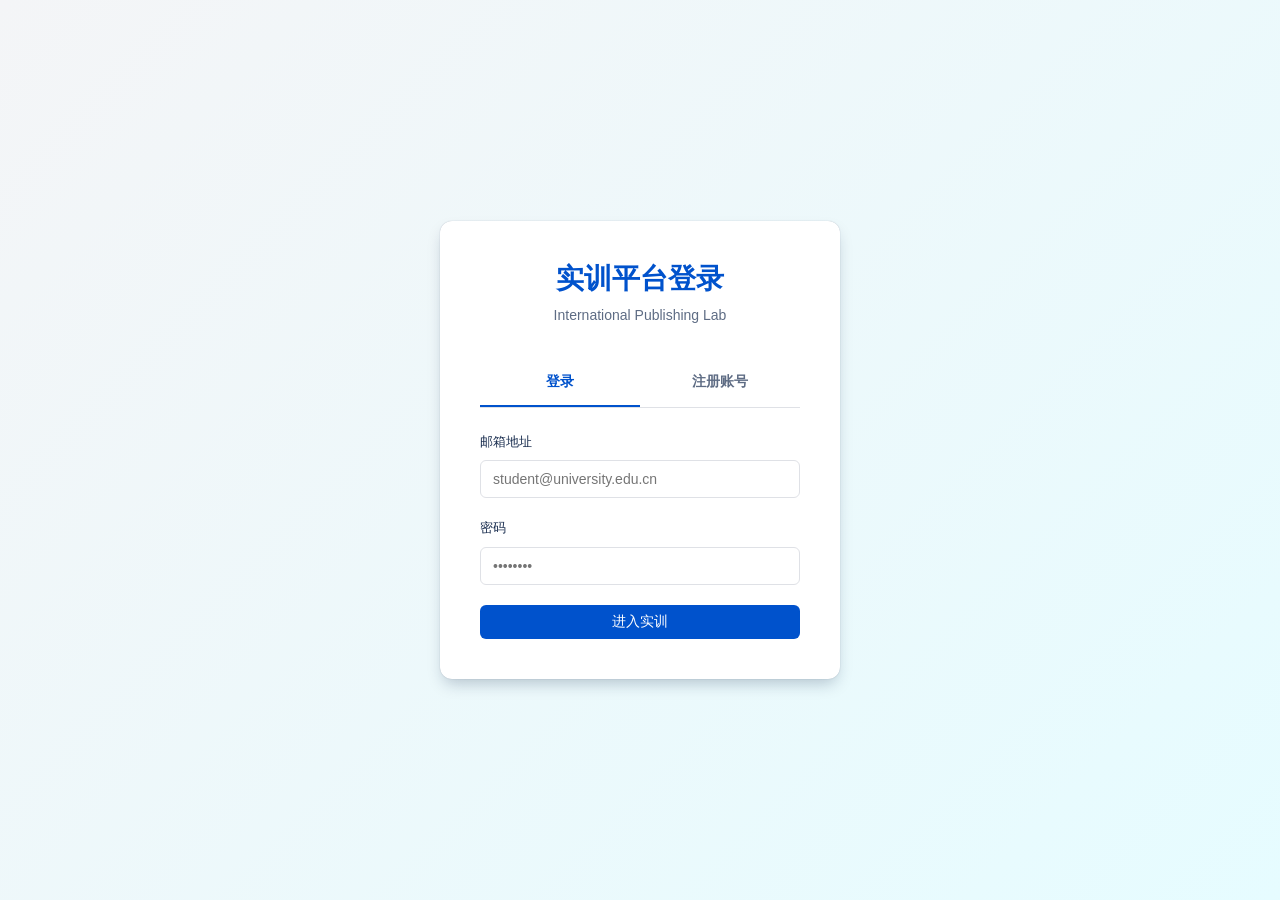
<file: index.html>
<!DOCTYPE html>
<html lang="zh-CN">
<head>
  <meta charset="UTF-8" />
  <meta name="viewport" content="width=device-width, initial-scale=1.0" />
  <title>高校国际出版流程模拟实训平台</title>
  <link rel="stylesheet" href="styles.css" />
</head>
<body class="page" data-step="index">
  <header class="topbar">
    <div class="brand">
      <small>International Publishing Lab</small>
      <strong>高校国际出版流程模拟实训平台</strong>
    </div>
    <nav>
      <a class="nav-link" data-nav="index" href="index.html">概览</a>
      <a class="nav-link" href="admin.html" style="color: #0052cc; font-weight: bold;">教师后台</a>
    </nav>
  </header>

  <main class="hero fade-in">
    <section class="hero-card">
      <h1>国际图书出版流程模拟实训</h1>
      <p>
        平台提供 9 个步骤页面与 AI 工具辅助，帮助完成完整中译英图书国际出版项目实训。
      </p>
      <div class="meta">
        <span class="tag">S1-S9 全流程</span>
        <span class="tag">AI01-AI05 工具集</span>
        <span class="tag">交付物汇总导出</span>
      </div>
      <div style="margin-top: 24px; display: flex; gap: 12px; flex-wrap: wrap;">
        <a class="button" href="s1.html">开始实训</a>
        <button class="button secondary" data-export>导出材料包</button>
      </div>
    </section>
    <aside class="hero-panel stagger">
      <div class="stat">
        <strong>9</strong>
        <span>训练步骤，覆盖项目全周期</span>
      </div>
      <div class="stat">
        <strong>5</strong>
        <span>AI 工具模块，支撑关键决策</span>
      </div>
      <div class="stat">
        <strong>58</strong>
        <span>知识点，流程一目了然</span>
      </div>
    </aside>
  </main>

  <section class="section fade-in">
    <h2>训练步骤导航</h2>
    <p> </p>
    <div class="grid">
      <a class="step-card" href="s1.html">
        <strong>S1 选题分析</strong>
        <span>学术价值与国际市场定位评估。</span>
      </a>
      <a class="step-card" href="s2.html">
        <strong>S2 版权沟通</strong>
        <span>授权需求、沟通策略与成本核算。</span>
      </a>
      <a class="step-card" href="s3.html">
        <strong>S3 样章翻译</strong>
        <span>双语样章交付与语言风格试验。</span>
      </a>
      <a class="step-card" href="s4.html">
        <strong>S4 术语与风格规范</strong>
        <span>统一译名、体例与格式标准。</span>
      </a>
      <a class="step-card" href="s5.html">
        <strong>S5 翻译计划制定</strong>
        <span>进度、分工与风险管理计划。</span>
      </a>
      <a class="step-card" href="s6.html">
        <strong>S6 语言润色</strong>
        <span>学术表达与国际化语感提升。</span>
      </a>
      <a class="step-card" href="s7.html">
        <strong>S7 审校机制设计</strong>
        <span>审校流程、责任与标准定义。</span>
      </a>
      <a class="step-card" href="s8.html">
        <strong>S8 投稿材料准备</strong>
        <span>摘要、作者信息与推荐语整合。</span>
      </a>
      <a class="step-card" href="s9.html">
        <strong>S9 模拟投稿</strong>
        <span>提交路径、反馈记录与总结。</span>
      </a>
    </div>
  </section>

  <section class="section fade-in">
    <h2>知识库总览</h2>
    <p>按步骤查看任务对应的知识点与说明。</p>
    <div class="kb-board" data-knowledge-board></div>
  </section>

  <section class="section fade-in">
    <h2>AI 使用记录</h2>
    <p>日志用于过程追溯与教学评估。</p>
    <div class="log-box" data-ai-log></div>
  </section>

  <footer class="footer">
    Demo 版用于高校国际出版项目实训与过程复盘。
  </footer>

  <script src="knowledge-base.js"></script>
  <script src="app.js"></script>
</body>
</html>
</file>
<file: styles.css>
:root {
  /* Colors */
  --primary: #0052cc;
  --primary-hover: #0747a6;
  --secondary: #6554c0;
  --accent: #00b8d9;
  --accent-2: #36b37e;
  
  --text-main: #172b4d;
  --text-muted: #5e6c84;
  --text-light: #97a0af;
  
  --bg-page: #f4f5f7;
  --bg-panel: #ffffff;
  --bg-subtle: #fafbfc;
  
  --line: #dfe1e6;
  --line-light: #ebecf0;
  
  --shadow-sm: 0 1px 2px rgba(9, 30, 66, 0.25);
  --shadow-md: 0 4px 8px -2px rgba(9, 30, 66, 0.25), 0 0 1px rgba(9, 30, 66, 0.31);
  --shadow-lg: 0 8px 16px -4px rgba(9, 30, 66, 0.25), 0 0 1px rgba(9, 30, 66, 0.31);
  
  /* Spacing */
  --radius: 6px;
  --radius-lg: 12px;
}

/* Reset & Base */
* {
  box-sizing: border-box;
  margin: 0;
  padding: 0;
}

body {
  font-family: -apple-system, BlinkMacSystemFont, "Segoe UI", Roboto, Oxygen, Ubuntu, Cantarell, "Fira Sans", "Droid Sans", "Helvetica Neue", sans-serif;
  background: var(--bg-page);
  color: var(--text-main);
  line-height: 1.6;
  font-size: 14px;
  display: flex;
  flex-direction: column;
  min-height: 100vh;
}

/* Typography */
h1, h2, h3, h4, h5, h6 {
  color: var(--text-main);
  margin-bottom: 1rem;
  font-weight: 600;
  line-height: 1.25;
}

p {
  margin-bottom: 1rem;
  color: var(--text-muted);
}

a {
  color: var(--primary);
  text-decoration: none;
}

a:hover {
  text-decoration: underline;
}

ul, ol {
  padding-left: 1.5rem;
  margin-bottom: 1rem;
  color: var(--text-muted);
}

/* Layout */
.topbar {
  background: #ffffff;
  border-bottom: 1px solid var(--line);
  padding: 0 24px;
  height: 60px;
  display: flex;
  align-items: center;
  justify-content: space-between;
  position: sticky;
  top: 0;
  z-index: 100;
  box-shadow: var(--shadow-sm);
}

.brand {
  display: flex;
  flex-direction: column;
  line-height: 1.1;
}

.brand small {
  font-size: 10px;
  color: var(--text-muted);
  text-transform: uppercase;
  letter-spacing: 0.5px;
}

.brand strong {
  font-size: 16px;
  color: var(--primary);
}

nav {
  display: flex;
  gap: 4px;
}

.nav-link {
  padding: 8px 12px;
  border-radius: var(--radius);
  color: var(--text-muted);
  font-weight: 500;
  font-size: 13px;
  transition: all 0.2s;
}

.nav-link:hover {
  background: var(--bg-subtle);
  color: var(--primary);
  text-decoration: none;
}

.nav-link.active {
  background: #e6fcff;
  color: var(--primary);
}

.layout {
  display: grid;
  grid-template-columns: 280px 1fr;
  gap: 24px;
  max-width: 1200px;
  margin: 32px auto;
  padding: 0 24px;
  width: 100%;
  flex: 1;
}

.panel {
  background: var(--bg-panel);
  border-radius: 8px;
  box-shadow: var(--shadow-sm);
  padding: 24px;
  margin-bottom: 24px;
  border: 1px solid var(--line-light);
}

/* Forms */
.field {
  margin-bottom: 20px;
}

.field label {
  display: block;
  font-weight: 600;
  margin-bottom: 8px;
  font-size: 13px;
  color: var(--text-main);
}

input[type="text"],
input[type="date"],
input[type="password"],
textarea,
select {
  width: 100%;
  padding: 10px 12px;
  border: 1px solid var(--line);
  border-radius: var(--radius);
  font-family: inherit;
  font-size: 14px;
  transition: border-color 0.2s, box-shadow 0.2s;
}

input:focus,
textarea:focus {
  outline: none;
  border-color: var(--primary);
  box-shadow: 0 0 0 2px rgba(0, 82, 204, 0.2);
}

textarea {
  min-height: 120px;
  resize: vertical;
}

small {
  font-size: 12px;
  color: var(--text-light);
}

/* Buttons */
.button {
  display: inline-flex;
  align-items: center;
  justify-content: center;
  padding: 8px 16px;
  border: none;
  border-radius: var(--radius);
  font-weight: 500;
  cursor: pointer;
  transition: all 0.2s;
  font-size: 14px;
  background: var(--primary);
  color: white;
}

.button:hover {
  background: var(--primary-hover);
  text-decoration: none;
}

.button:disabled {
  background: var(--line);
  cursor: not-allowed;
}

.button.secondary {
  background: var(--bg-subtle);
  color: var(--text-main);
  border: 1px solid var(--line);
}

.button.secondary:hover {
  background: var(--line-light);
}

.button.ghost {
  background: transparent;
  color: var(--text-muted);
}

.button.ghost:hover {
  background: var(--bg-subtle);
  color: var(--text-main);
}

.button.small {
  padding: 4px 12px;
  font-size: 12px;
}

/* AI Tools */
.ai-tools {
  display: flex;
  gap: 8px;
  flex-wrap: wrap;
  margin-top: 12px;
}

.ai-tools button {
  background: #f0f2f5;
  border: 1px solid transparent;
  padding: 6px 12px;
  border-radius: 20px;
  color: var(--secondary);
  font-weight: 600;
  font-size: 12px;
  cursor: pointer;
  transition: all 0.2s;
}

.ai-tools button:hover {
  background: #e3e6fc;
  border-color: #d0d6f5;
}

/* Gantt Chart */
.gantt-chart {
  border: 1px solid var(--line);
  border-radius: var(--radius);
  background: var(--bg-subtle);
  padding: 16px;
  overflow-x: auto;
  min-height: 100px;
}

.gantt-row {
  display: flex;
  align-items: center;
  margin-bottom: 8px;
}

.gantt-label {
  width: 150px;
  font-size: 12px;
  font-weight: 600;
  white-space: nowrap;
  overflow: hidden;
  text-overflow: ellipsis;
  padding-right: 12px;
  text-align: right;
}

.gantt-track {
  flex: 1;
  height: 24px;
  background: #fff;
  border-radius: 4px;
  position: relative;
  border: 1px solid var(--line-light);
}

.gantt-bar {
  position: absolute;
  top: 4px;
  bottom: 4px;
  background: var(--accent);
  border-radius: 3px;
  font-size: 10px;
  color: white;
  display: flex;
  align-items: center;
  padding: 0 4px;
  white-space: nowrap;
  overflow: hidden;
}

.gantt-meta {
  font-size: 10px;
  color: var(--text-light);
  margin-left: 8px;
  margin-top: 2px;
}

/* Tutorial Modal */
.tutorial-overlay {
  position: fixed;
  top: 0;
  left: 0;
  right: 0;
  bottom: 0;
  background: rgba(9, 30, 66, 0.54);
  backdrop-filter: blur(2px);
  z-index: 1000;
  display: flex;
  align-items: center;
  justify-content: center;
  opacity: 0;
  transition: opacity 0.3s;
}

.tutorial-overlay.active {
  opacity: 1;
}

.tutorial-modal {
  background: white;
  width: 900px;
  max-width: 90vw;
  height: 85vh;
  border-radius: var(--radius-lg);
  box-shadow: var(--shadow-lg);
  display: flex;
  flex-direction: column;
  overflow: hidden;
}

.tutorial-header {
  padding: 20px 24px;
  border-bottom: 1px solid var(--line);
  display: flex;
  justify-content: space-between;
  align-items: center;
  background: #fafbfc;
}

.tutorial-header h2 {
  margin: 0;
  font-size: 18px;
  color: var(--text-main);
}

.tutorial-close {
  background: none;
  border: none;
  font-size: 24px;
  color: var(--text-muted);
  cursor: pointer;
  padding: 0;
  line-height: 1;
}

.tutorial-close:hover {
  color: var(--text-main);
}

.tutorial-body {
  flex: 1;
  overflow-y: auto;
  background: #f4f5f7;
  padding: 24px;
  scroll-behavior: smooth;
}

.tutorial-footer {
  padding: 16px 24px;
  border-top: 1px solid var(--line);
  background: white;
  display: flex;
  justify-content: flex-end;
}

/* Tutorial Tabs */
.tutorial-tabs {
  display: flex;
  background: white;
  border-bottom: 1px solid var(--line);
  padding: 0 24px;
}

.tutorial-tab {
  padding: 16px 24px;
  font-weight: 600;
  color: var(--text-muted);
  cursor: pointer;
  border-bottom: 2px solid transparent;
  transition: all 0.2s;
  font-size: 14px;
}

.tutorial-tab:hover {
  color: var(--primary);
  background: var(--bg-subtle);
}

.tutorial-tab.active {
  color: var(--primary);
  border-bottom-color: var(--primary);
}

.tutorial-content {
  display: none;
}

.tutorial-content.active {
  display: block;
  animation: fadeIn 0.3s ease;
}

@keyframes fadeIn {
  from { opacity: 0; transform: translateY(10px); }
  to { opacity: 1; transform: translateY(0); }
}

/* Knowledge Flow Styles */
.tutorial-flow {
  display: flex;
  flex-direction: column;
  gap: 32px;
  max-width: 700px;
  margin: 0 auto;
  position: relative;
}

/* Vertical line */
.tutorial-flow::before {
  content: "";
  position: absolute;
  top: 20px;
  bottom: 20px;
  left: 20px;
  width: 2px;
  background: var(--line);
  z-index: 0;
}

.flow-task {
  position: relative;
  z-index: 1;
  display: flex;
  gap: 24px;
}

.flow-task-marker {
  width: 40px;
  height: 40px;
  background: white;
  border: 2px solid var(--primary);
  color: var(--primary);
  border-radius: 50%;
  display: flex;
  align-items: center;
  justify-content: center;
  font-weight: bold;
  font-size: 16px;
  flex-shrink: 0;
  box-shadow: 0 0 0 4px #f4f5f7; /* Mask line */
}

.flow-task-content {
  flex: 1;
  background: white;
  padding: 20px;
  border-radius: 8px;
  box-shadow: var(--shadow-sm);
  border: 1px solid var(--line-light);
}

.flow-task-header {
  margin-bottom: 12px;
  padding-bottom: 12px;
  border-bottom: 1px dashed var(--line);
}

.flow-task-title {
  margin: 0;
  font-size: 16px;
  color: var(--text-main);
}

.flow-connection-label {
  font-size: 11px;
  text-transform: uppercase;
  color: var(--text-light);
  margin-bottom: 8px;
  letter-spacing: 0.5px;
}

.flow-kps-grid {
  display: grid;
  grid-template-columns: repeat(auto-fill, minmax(180px, 1fr));
  gap: 12px;
}

.flow-kp-card {
  background: var(--bg-subtle);
  border: 1px solid var(--line);
  border-radius: 6px;
  padding: 10px;
  position: relative;
  cursor: help;
  transition: all 0.2s;
}

.flow-kp-card:hover {
  border-color: var(--accent);
  box-shadow: 0 2px 8px rgba(0, 184, 217, 0.15);
  transform: translateY(-2px);
}

.flow-kp-code {
  display: inline-block;
  background: rgba(9, 30, 66, 0.08);
  color: var(--text-muted);
  padding: 2px 6px;
  border-radius: 4px;
  font-size: 11px;
  font-weight: 600;
  margin-bottom: 4px;
}

.flow-kp-name {
  font-size: 13px;
  font-weight: 500;
  color: var(--text-main);
  line-height: 1.4;
}

/* Tooltip */
.flow-kp-desc-tooltip {
  position: absolute;
  bottom: 100%;
  left: 50%;
  transform: translateX(-50%) translateY(-8px);
  background: #172b4d;
  color: white;
  padding: 8px 12px;
  border-radius: 4px;
  font-size: 12px;
  width: 240px;
  text-align: center;
  opacity: 0;
  pointer-events: none;
  transition: opacity 0.2s;
  z-index: 10;
  box-shadow: var(--shadow-md);
}

.flow-kp-desc-tooltip::after {
  content: "";
  position: absolute;
  top: 100%;
  left: 50%;
  margin-left: -6px;
  border-width: 6px;
  border-style: solid;
  border-color: #172b4d transparent transparent transparent;
}

.flow-kp-card:hover .flow-kp-desc-tooltip {
  opacity: 1;
}

/* Case Study Styles */
.case-study-box {
  background: white;
  padding: 40px;
  border-radius: 8px;
  box-shadow: var(--shadow-sm);
  max-width: 800px;
  margin: 0 auto;
  border: 1px solid var(--line-light);
}

.case-study-box h3 {
  color: var(--primary);
  font-size: 20px;
  padding-bottom: 16px;
  border-bottom: 2px solid var(--bg-subtle);
  margin-bottom: 24px;
  margin-top: 32px;
}

.case-study-box h3:first-child {
  margin-top: 0;
}

.case-study-box p {
  margin-bottom: 16px;
  color: var(--text-main);
  line-height: 1.8;
}

.case-study-box ul {
  background: var(--bg-subtle);
  padding: 20px 20px 20px 40px;
  border-radius: 8px;
  border-left: 4px solid var(--accent);
}

.case-study-box li {
  margin-bottom: 8px;
  color: var(--text-main);
}

.case-study-box strong {
  color: var(--primary-hover);
}

/* Footer */
.footer {
  text-align: center;
  padding: 24px;
  color: var(--text-light);
  font-size: 12px;
  border-top: 1px solid var(--line);
  margin-top: auto;
  background: white;
}

/* Knowledge Panel & Board */
.kb-empty {
  padding: 24px;
  text-align: center;
  color: var(--text-light);
  background: var(--bg-subtle);
  border-radius: 6px;
  border: 1px dashed var(--line);
}

.kb-task {
  margin-bottom: 16px;
  border: 1px solid var(--line-light);
  border-radius: 6px;
  padding: 12px;
  background: white;
}

.kb-task-head {
  display: flex;
  justify-content: space-between;
  align-items: center;
  margin-bottom: 8px;
}

.kb-count {
  font-size: 11px;
  background: var(--bg-subtle);
  padding: 2px 6px;
  border-radius: 10px;
  color: var(--text-muted);
}

.kb-tags {
  display: flex;
  gap: 4px;
  flex-wrap: wrap;
  margin-bottom: 12px;
  font-size: 10px;
}

.kb-tag {
  font-size: 10px;
  background: rgba(0, 184, 217, 0.1);
  color: var(--accent);
  padding: 2px 6px;
  border-radius: 3px;
}

.kb-item summary {
  cursor: pointer;
  font-size: 13px;
  font-weight: 500;
  padding: 8px;
  border-radius: 4px;
  transition: background 0.1s;
}

.kb-item summary:hover {
  background: var(--bg-subtle);
}

.kb-body {
  padding: 8px 12px;
  font-size: 13px;
  color: var(--text-muted);
  border-top: 1px solid var(--line-light);
  margin-top: 4px;
}

/* Index Page & Hero Styles */
.hero {
  display: grid;
  grid-template-columns: 1fr 320px;
  gap: 32px;
  max-width: 1200px;
  margin: 40px auto;
  padding: 0 24px;
  width: 100%;
}

.hero-card {
  background: linear-gradient(135deg, #0052cc 0%, #0747a6 100%);
  color: white;
  padding: 48px;
  border-radius: 16px;
  box-shadow: var(--shadow-lg);
  display: flex;
  flex-direction: column;
  justify-content: center;
}

.hero-card h1 {
  color: white;
  font-size: 32px;
  margin-bottom: 16px;
}

.hero-card p {
  color: rgba(255, 255, 255, 0.8);
  font-size: 16px;
  max-width: 600px;
  margin-bottom: 24px;
}

.hero-card .button {
  background: white;
  color: var(--primary);
  font-weight: bold;
}

.hero-card .button:hover {
  background: #f4f5f7;
}

.hero-card .button.secondary {
  background: rgba(255, 255, 255, 0.1);
  color: white;
  border: 1px solid rgba(255, 255, 255, 0.3);
}

.hero-card .button.secondary:hover {
  background: rgba(255, 255, 255, 0.2);
}

.meta {
  display: flex;
  gap: 12px;
}

.tag {
  background: rgba(255, 255, 255, 0.15);
  padding: 4px 12px;
  border-radius: 20px;
  font-size: 12px;
  font-weight: 600;
  letter-spacing: 0.5px;
}

.hero-panel {
  display: flex;
  flex-direction: column;
  gap: 16px;
  justify-content: center;
}

.stat {
  background: white;
  padding: 24px;
  border-radius: 12px;
  box-shadow: var(--shadow-sm);
  border: 1px solid var(--line-light);
  display: flex;
  align-items: center;
  gap: 16px;
  transition: transform 0.2s;
}

.stat:hover {
  transform: translateY(-2px);
  box-shadow: var(--shadow-md);
}

.stat strong {
  font-size: 32px;
  color: var(--primary);
  line-height: 1;
}

.stat span {
  font-size: 13px;
  color: var(--text-muted);
  line-height: 1.4;
}

.section {
  max-width: 1200px;
  margin: 0 auto 40px;
  padding: 0 24px;
  width: 100%;
}

.grid {
  display: grid;
  grid-template-columns: repeat(auto-fill, minmax(280px, 1fr));
  gap: 24px;
}

.step-card {
  background: white;
  border: 1px solid var(--line-light);
  border-radius: 8px;
  padding: 24px;
  transition: all 0.2s;
  display: flex;
  flex-direction: column;
  gap: 8px;
  box-shadow: var(--shadow-sm);
}

.step-card:hover {
  transform: translateY(-4px);
  box-shadow: var(--shadow-md);
  border-color: var(--primary);
  text-decoration: none;
}

.step-card strong {
  color: var(--text-main);
  font-size: 16px;
}

.step-card:hover strong {
  color: var(--primary);
}

.step-card span {
  color: var(--text-muted);
  font-size: 13px;
}

.kb-board {
  background: white;
  border-radius: 8px;
  box-shadow: var(--shadow-sm);
  padding: 24px;
  border: 1px solid var(--line-light);
}

.kb-stage {
  border-bottom: 1px solid var(--line-light);
  padding-bottom: 16px;
  margin-bottom: 16px;
}

.kb-stage:last-child {
  border-bottom: none;
  margin-bottom: 0;
  padding-bottom: 0;
}

.kb-stage summary {
  cursor: pointer;
  display: flex;
  justify-content: space-between;
  align-items: center;
  font-size: 15px;
  padding: 8px;
  border-radius: 4px;
}

.kb-stage summary:hover {
  background: var(--bg-subtle);
}

.kb-stage-body {
  margin-top: 16px;
  padding-left: 16px;
  display: grid;
  gap: 16px;
}

.log-box {
  background: #172b4d;
  color: #ebecf0;
  padding: 20px;
  border-radius: 8px;
  font-family: "SF Mono", Monaco, Consolas, "Liberation Mono", "Courier New", monospace;
  font-size: 12px;
  line-height: 1.6;
  white-space: normal;
  max-height: 300px;
  overflow-y: auto;
}

.ai-log-item {
  background: rgba(255, 255, 255, 0.06);
  border: 1px solid rgba(255, 255, 255, 0.12);
  border-radius: 6px;
  padding: 10px 12px;
}

.ai-log-item + .ai-log-item {
  margin-top: 10px;
}

.ai-log-item .text-muted {
  color: rgba(235, 236, 240, 0.72);
}

/* Animation */
.fade-in {
  animation: fadeIn 0.5s ease;
}

.stagger > * {
  animation: fadeIn 0.5s ease;
  animation-fill-mode: both;
}

.stagger > *:nth-child(1) { animation-delay: 0.1s; }
.stagger > *:nth-child(2) { animation-delay: 0.2s; }
.stagger > *:nth-child(3) { animation-delay: 0.3s; }

/* Review Box */
.review-box {
  margin-top: 24px;
  background: #e3fcef; /* Light Green */
  border: 1px solid #b3d4bc;
  border-radius: 8px;
  padding: 16px;
}

.review-header {
  display: flex;
  justify-content: space-between;
  align-items: center;
  margin-bottom: 12px;
}

.review-header h3 {
  margin: 0;
  font-size: 16px;
  color: #006644;
  display: flex;
  align-items: center;
  gap: 8px;
}

.review-content {
  background: white;
  border-radius: 6px;
  padding: 16px;
  border: 1px solid rgba(0,0,0,0.1);
  font-size: 14px;
  line-height: 1.6;
}

.review-loading {
  color: var(--text-muted);
  font-style: italic;
  text-align: center;
  padding: 20px;
}

.markdown-body strong {
  color: #006644;
  font-weight: 600;
}

.review-result p {
  margin: 0 0 10px;
}

.review-result ul {
  margin: 0 0 10px 18px;
  padding: 0;
}

.review-result li {
  margin: 4px 0;
}

/* New Task List Styles */
.task-list {
  display: flex;
  flex-direction: column;
  gap: 16px;
  margin-top: 16px;
}

.task-item {
  display: flex;
  flex-direction: column;
  gap: 10px;
  align-items: flex-start;
  padding: 12px;
  border: 1px solid var(--line-light);
  border-radius: 8px;
  background: #fff;
}

.task-item-resources {
  display: flex;
  flex-direction: column;
  gap: 6px;
  flex-shrink: 0;
  width: 60px;
  align-items: flex-end;
}

.kp-badge {
  font-size: 11px;
  font-weight: 600;
  color: var(--accent);
  background: rgba(0, 184, 217, 0.1);
  padding: 2px 6px;
  border-radius: 4px;
  cursor: pointer;
  transition: all 0.2s;
  white-space: nowrap;
}

.kp-badge:hover {
  background: var(--accent);
  color: white;
}

/* Resource Badge */
.res-badge {
  font-size: 11px;
  font-weight: 600;
  color: var(--secondary);
  background: rgba(101, 84, 192, 0.1);
  padding: 2px 6px;
  border-radius: 4px;
  cursor: pointer;
  transition: all 0.2s;
  white-space: nowrap;
}

.res-badge:hover {
  background: var(--secondary);
  color: white;
}

.task-item-content {
  flex: 1;
}

.task-item-content strong {
  display: block;
  font-size: 14px;
  color: var(--text-main);
  margin-bottom: 4px;
}

.task-item-content p {
  font-size: 13px;
  color: var(--text-muted);
  margin-bottom: 0;
  line-height: 1.4;
}

.task-kps-title {
  font-size: 12px;
  color: var(--text-muted);
  margin-bottom: 6px;
}

.task-kps ul {
  margin: 0;
  padding-left: 18px;
}

.task-kps li {
  margin: 4px 0;
}
</file>
